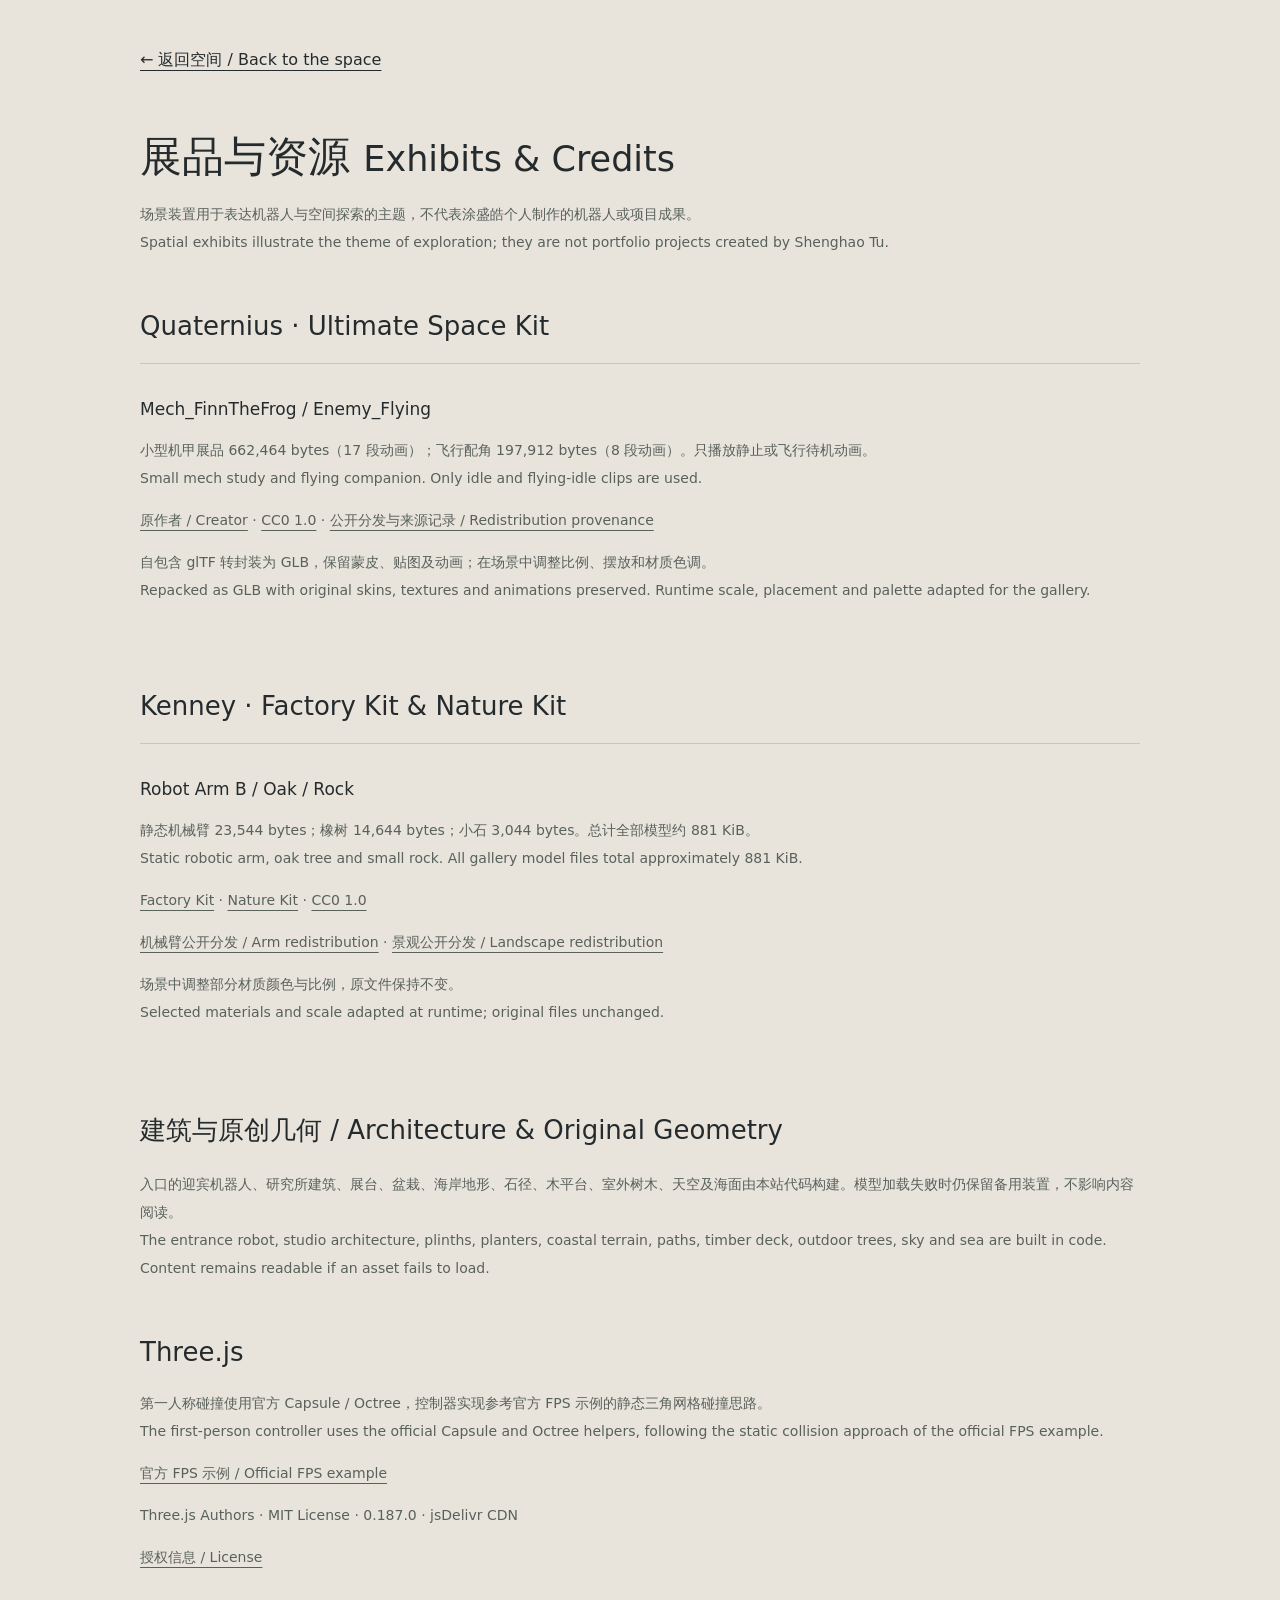
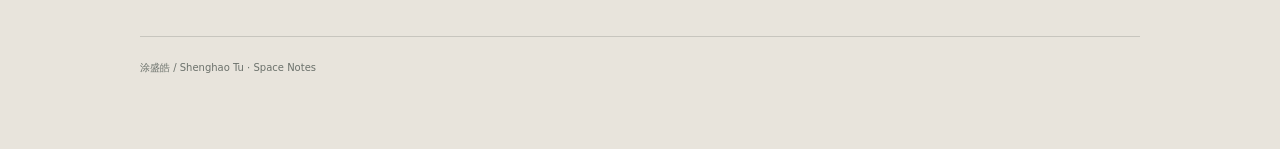
<file: credits.html>
<!doctype html>
<html lang="zh-CN"><head><meta charset="utf-8"><meta name="viewport" content="width=device-width,initial-scale=1"><title>展品与资源 · 涂盛皓</title><link rel="stylesheet" href="styles/gallery.css"></head>
<body><main class="text-content"><a href="./">← 返回空间 / Back to the space</a><h1>展品与资源 <small>Exhibits & Credits</small></h1>
<p>场景装置用于表达机器人与空间探索的主题，不代表涂盛皓个人制作的机器人或项目成果。<br>Spatial exhibits illustrate the theme of exploration; they are not portfolio projects created by Shenghao Tu.</p>
<h2>Quaternius · Ultimate Space Kit</h2><article><h3>Mech_FinnTheFrog / Enemy_Flying</h3><p>小型机甲展品 662,464 bytes（17 段动画）；飞行配角 197,912 bytes（8 段动画）。只播放静止或飞行待机动画。<br>Small mech study and flying companion. Only idle and flying-idle clips are used.</p><p><a href="https://quaternius.com/packs/ultimatespacekit.html">原作者 / Creator</a> · <a href="https://creativecommons.org/publicdomain/zero/1.0/">CC0 1.0</a> · <a href="https://github.com/danvanderboom/Aetherium/blob/main/samples/unity/Aphelion/ATTRIBUTIONS.md">公开分发与来源记录 / Redistribution provenance</a></p><p>自包含 glTF 转封装为 GLB，保留蒙皮、贴图及动画；在场景中调整比例、摆放和材质色调。<br>Repacked as GLB with original skins, textures and animations preserved. Runtime scale, placement and palette adapted for the gallery.</p></article>
<h2>Kenney · Factory Kit & Nature Kit</h2><article><h3>Robot Arm B / Oak / Rock</h3><p>静态机械臂 23,544 bytes；橡树 14,644 bytes；小石 3,044 bytes。总计全部模型约 881 KiB。<br>Static robotic arm, oak tree and small rock. All gallery model files total approximately 881 KiB.</p><p><a href="https://kenney.nl/assets/factory-kit">Factory Kit</a> · <a href="https://kenney.nl/assets/nature-kit">Nature Kit</a> · <a href="https://creativecommons.org/publicdomain/zero/1.0/">CC0 1.0</a></p><p><a href="https://models.codelove.in/models/factory-kit-robot-arm-b/">机械臂公开分发 / Arm redistribution</a> · <a href="https://github.com/syuhei176/ai-game-assets/tree/v1/models/environment">景观公开分发 / Landscape redistribution</a></p><p>场景中调整部分材质颜色与比例，原文件保持不变。<br>Selected materials and scale adapted at runtime; original files unchanged.</p></article>
<h2>建筑与原创几何 / Architecture & Original Geometry</h2><p>入口的迎宾机器人、研究所建筑、展台、盆栽、海岸地形、石径、木平台、室外树木、天空及海面由本站代码构建。模型加载失败时仍保留备用装置，不影响内容阅读。<br>The entrance robot, studio architecture, plinths, planters, coastal terrain, paths, timber deck, outdoor trees, sky and sea are built in code. Content remains readable if an asset fails to load.</p>
<h2>Three.js</h2><p>第一人称碰撞使用官方 Capsule / Octree，控制器实现参考官方 FPS 示例的静态三角网格碰撞思路。<br>The first-person controller uses the official Capsule and Octree helpers, following the static collision approach of the official FPS example.</p><p><a href="https://github.com/mrdoob/three.js/blob/dev/examples/games_fps.html">官方 FPS 示例 / Official FPS example</a></p><p>Three.js Authors · MIT License · 0.187.0 · jsDelivr CDN</p><p><a href="https://github.com/mrdoob/three.js/blob/dev/LICENSE">授权信息 / License</a></p><footer>涂盛皓 / Shenghao Tu · Space Notes</footer></main></body></html>
</file>
<file: styles/gallery.css>
:root{
  --paper:#e8e4dc;
  --ink:#252b2d;
  --muted:#6b716b;
  --green:#527c76;
  --line:rgba(37,43,45,.17);
  font-family:Inter,"PingFang SC","Microsoft YaHei",system-ui,sans-serif;
  color:var(--ink);
  background:var(--paper);
  font-synthesis:none}
*{
  box-sizing:border-box}
body{
  margin:0}
button,a{
  -webkit-tap-highlight-color:transparent}
button{
  font:inherit;
  color:inherit;
  cursor:pointer}
button:disabled{
  cursor:wait;
  opacity:.55}
button:focus-visible,a:focus-visible{
  outline:2px solid var(--green);
  outline-offset:5px}
a{
  color:inherit;
  text-underline-offset:5px}
button{
  border:0;
  background:transparent}
button[hidden],[hidden]{
  display:none!important}
.skip{
  position:fixed;
  top:-60px;
  left:20px;
  z-index:20;
  padding:12px;
  background:white}
.skip:focus{
  top:12px}
#world{
  position:fixed;
  inset:0;
  display:none}
#world canvas{
  display:block;
  width:100%;
  height:100%;
  touch-action:none}
.scene-ready #world{
  display:block}
.masthead{
  position:relative;
  z-index:3;
  display:flex;
  justify-content:space-between;
  align-items:center;
  padding:32px 4vw}
.identity{
  display:flex;
  gap:13px;
  align-items:center;
  text-decoration:none}
.brand-mark{
  display:grid;
  place-items:center;
  border:1px solid var(--ink);
  height:35px;
  width:35px;
  font-size:24px;
  line-height:1;
  font-weight:300}
.identity b{
  font-size:15px;
  letter-spacing:.16em;
  font-weight:500}
.identity small{
  display:block;
  font-size:8px;
  letter-spacing:.15em;
  margin-top:7px}
.header-actions{
  display:flex;
  align-items:center;
  gap:32px;
  font-size:12px}
.header-actions button{
  padding:10px 0;
  border-bottom:1px solid var(--ink)}
.header-actions button span{
  padding-left:20px}
.live{
  display:flex;
  gap:8px;
  align-items:center;
  font-size:11px}
.live i,.location i{
  width:5px;
  height:5px;
  border-radius:50%;
  background:var(--green)}
.welcome{
  position:relative;
  z-index:2;
  padding:clamp(44px,11vh,115px) 0 70px 7vw;
  max-width:730px;
  pointer-events:none}
.welcome>*{
  pointer-events:auto}
.eyebrow{
  font-size:9px;
  letter-spacing:.2em;
  font-family:ui-monospace,"SFMono-Regular",Consolas,monospace;
  color:var(--green);
  font-weight:500}
.welcome h1{
  font-family:"Songti SC","Noto Serif CJK SC","SimSun",serif;
  font-weight:400;
  font-size:clamp(36px,3.7vw,61px);
  line-height:1.47;
  letter-spacing:.045em;
  margin:26px 0 23px}
.welcome h1 span{
  color:var(--green)}
.welcome-copy{
  font-size:13px;
  line-height:2.1;
  color:#626a65}
.welcome-buttons{
  display:flex;
  gap:28px;
  align-items:center;
  margin-top:35px}
.primary{
  padding:17px 23px;
  background:var(--green);
  color:#fff;
  font-size:12px;
  min-width:170px;
  text-align:left;
  box-shadow:0 7px 20px #304b3b15}
.primary span{
  float:right;
  margin-left:30px}
.plain{
  font-size:12px}
.plain span{
  margin-left:15px}
.hint{
  font-size:10px;
  letter-spacing:.04em;
  color:var(--muted);
  margin-top:20px;
  line-height:1.8}
.space-caption{
  position:fixed;
  bottom:125px;
  left:7vw;
  display:none;
  gap:20px;
  align-items:center;
  font-size:8px;
  letter-spacing:.13em;
  line-height:1.9;
  color:#626a65;
  z-index:2}
.space-caption>span:first-child{
  font-family:monospace;
  font-size:12px;
  border-right:1px solid var(--line);
  padding-right:20px}
.scene-ready .space-caption{
  display:flex}
.zone-nav{
  position:relative;
  z-index:4;
  display:flex;
  margin:0 7vw;
  border-top:1px solid var(--line);
  padding:16px 0;
  justify-content:space-between;
  max-width:660px}
.zone-nav button{
  padding:9px 0;
  font-size:12px;
  transition:color .2s}
.zone-nav small{
  font-family:monospace;
  font-size:9px;
  margin-right:15px;
  color:var(--green)}
.zone-nav button:hover,.zone-nav button.active{
  color:var(--green)}
.scene-ready .zone-nav{
  position:fixed;
  bottom:23px;
  left:7vw;
  right:7vw;
  margin:0;
  max-width:none}
.scene-ready:not(.reading){
  height:100dvh;
  overflow:hidden}
.scene-ready:not(.reading) .text-content{
  display:none}
.scene-ready .welcome{
  transition:opacity .3s}
.scene-ready:not(.roaming):not(.reading)::after{
  content:"";
  position:fixed;
  inset:0;
  pointer-events:none;
  background:linear-gradient(90deg,#e8e4dcf2 0%,#e8e4dcd9 27%,#e8e4dc80 44%,transparent 65%);
  z-index:1}
.roaming .welcome,.roaming .space-caption{
  display:none}
.roaming .masthead{
  pointer-events:none}
.roaming .header-actions{
  pointer-events:auto}
.roaming .zone-nav{
  left:27%;
  right:27%;
  bottom:18px;
  padding:7px 20px;
  border:1px solid #fff8;
  border-radius:2px;
  background:#f4f1e9df;
  backdrop-filter:blur(12px)}
.roaming .zone-nav small{
  margin-right:8px}
.location{
  position:fixed;
  top:113px;
  left:4vw;
  z-index:3;
  display:flex;
  align-items:center;
  gap:9px;
  font-size:11px}
.location small{
  position:absolute;
  top:26px;
  left:14px;
  white-space:nowrap;
  font-size:9px;
  color:var(--muted)}
.reticle{
  position:fixed;
  top:50%;
  left:50%;
  height:4px;
  width:4px;
  background:#fff9;
  border:1px solid #30494099;
  border-radius:50%;
  pointer-events:none;
  z-index:2}
.round-button{
  position:fixed;
  right:4vw;
  top:119px;
  width:35px;
  height:35px;
  background:#f4f1e9dc;
  border:1px solid var(--line);
  z-index:4}
.nearby{
  position:fixed;
  bottom:115px;
  left:50%;
  transform:translateX(-50%);
  padding:14px 18px;
  display:flex;
  gap:18px;
  align-items:center;
  font-size:12px;
  background:#faf8f1eb;
  box-shadow:0 8px 30px #25322b12;
  z-index:4;
  white-space:nowrap}
.key{
  border:1px solid var(--line);
  padding:3px 6px;
  font:10px monospace}
.minimap{
  position:fixed;
  bottom:105px;
  right:4vw;
  width:128px;
  z-index:2;
  padding:11px;
  background:#f5f2e8ce;
  border:1px solid #fff8}
.minimap>span{
  font:7px monospace;
  letter-spacing:.15em}
.minimap svg{
  width:100%;
  margin-top:6px}
.minimap rect{
  fill:none;
  stroke:#9aa69e;
  stroke-width:1}
.minimap .garden-map{
  fill:#bec6ad;
  stroke:none}
.minimap text{
  font:8px monospace;
  fill:#6e7d71}
.minimap circle,.minimap path{
  fill:var(--green)}
.resume{
  position:fixed;
  inset:0;
  z-index:2;
  display:flex;
  flex-direction:column;
  align-items:center;
  justify-content:center;
  gap:15px;
  pointer-events:none;
  background:#e8e4dc35;
  backdrop-filter:blur(3px)}
.resume button{
  pointer-events:auto}
.resume>span{
  font-size:10px}
.text-content{
  position:relative;
  z-index:5;
  background:var(--paper);
  padding:50px max(7vw,calc((100vw - 1000px)/2));
  min-height:100vh}
.text-toolbar{
  display:flex;
  justify-content:space-between;
  align-items:center;
  border-bottom:1px solid var(--line);
  padding:0 0 24px}
.text-toolbar button{
  font-size:12px}
.text-content h1{
  font-size:42px;
  font-weight:400;
  margin:58px 0 15px}
.text-content h2{
  font-size:26px;
  font-weight:400;
  margin:55px 0 22px}
.text-content h3{
  font-size:17px;
  font-weight:500}
.text-content p,.text-content li{
  font-size:14px;
  line-height:2;
  color:#59615b}
.text-content article{
  padding:18px 0;
  border-top:1px solid var(--line)}
.text-content .tag-row{
  margin-top:12px}
.tag-row{
  display:flex;
  flex-wrap:wrap;
  gap:7px}
.tag-row span{
  font:10px ui-monospace,monospace;
  padding:5px 8px;
  border:1px solid var(--line);
  color:#5e746e}
.item-status{
  font-size:10px;
  color:var(--green)}
.content-link{
  display:block;
  padding:14px 0;
  border-top:1px solid var(--line);
  text-decoration:none}
.content-link small{
  display:block;
  color:var(--green);
  font:9px monospace;
  margin-bottom:7px}
.empty{
  padding:20px 0;
  color:var(--muted);
  line-height:1.9}
.empty small{
  display:block;
  font-size:11px}
footer{
  margin-top:65px;
  border-top:1px solid var(--line);
  padding:24px 0;
  display:flex;
  justify-content:space-between;
  font-size:10px;
  color:var(--muted)}
.reading{
  overflow:auto!important;
  height:auto!important}
.reading #world{
  visibility:hidden}
.reading .welcome,.reading .space-caption,.reading .zone-nav,.reading #roam-hud,.reading .minimap,.reading .resume{
  display:none!important}
.reading .masthead{
  background:var(--paper)}
dialog{
  position:fixed;
  margin:auto 4vw auto auto;
  max-height:calc(100dvh - 80px);
  width:min(510px,calc(100vw - 32px));
  padding:30px;
  background:#f7f4ed;
  color:var(--ink);
  border:1px solid #fff;
  border-radius:2px;
  box-shadow:0 24px 120px #27362d33;
  overscroll-behavior:contain}
dialog::backdrop{
  background:#263c3033;
  backdrop-filter:blur(5px)}
.reader-top{
  display:flex;
  justify-content:space-between;
  align-items:center;
  border-bottom:1px solid var(--line);
  padding-bottom:17px}
.reader-top button{
  font-size:18px;
  padding:4px 8px}
dialog h2{
  font-size:31px;
  font-weight:400;
  margin:29px 0 20px}
dialog h3{
  font-weight:500;
  font-size:16px}
dialog p{
  font-size:13px;
  line-height:1.95;
  color:#5c655e}
dialog article{
  padding:14px 0;
  border-top:1px solid var(--line)}
.reader-bottom{
  display:flex;
  justify-content:space-between;
  border-top:1px solid var(--line);
  margin-top:25px;
  padding-top:18px;
  font:8px monospace;
  color:#718177}
.reader-bottom span{
  font-family:inherit}
.touch-controls{
  display:none}
.scene-ready .masthead,.scene-ready .zone-nav{
  animation:appear .7s ease}
@keyframes appear{
  from{
  opacity:0}
to{
  opacity:1}
}
@media(min-width:1000px){
  .reading .text-content{
  padding-top:12px}
}
@media(pointer:coarse){
  .touch-controls{
  display:block}
.location small{
  display:none}
#joystick{
  position:fixed;
  bottom:126px;
  left:28px;
  width:108px;
  height:108px;
  border:1px solid #385d4c55;
  border-radius:50%;
  background:#eeeae255;
  touch-action:none;
  pointer-events:auto}
#stick{
  position:absolute;
  width:42px;
  height:42px;
  top:32px;
  left:32px;
  border-radius:50%;
  background:#527c7666;
  border:1px solid #527c7688;
  pointer-events:none}
#joystick i{
  position:absolute;
  top:115px;
  left:40px;
  font-style:normal;
  font-size:9px;
  color:#5b6e61;
  pointer-events:none}
.look-hint{
  position:fixed;
  right:27px;
  bottom:145px;
  font-size:9px;
  color:#5b6e61}
.minimap{
  bottom:210px;
  width:85px}
.nearby{
  bottom:280px}
.reticle{
  height:6px;
  width:6px}
}
@media(max-width:700px){
  .masthead{
  padding:23px 22px}
.identity small{
  font-size:6px;
  letter-spacing:.1em}
.identity b{
  font-size:13px}
.brand-mark{
  height:30px;
  width:30px;
  font-size:21px}
.header-actions{
  gap:15px;
  font-size:11px}
.live{
  display:none}
.header-actions button span{
  padding-left:10px}
.welcome{
  padding:42px 24px 40px}
.welcome h1{
  font-size:35px;
  line-height:1.55;
  margin-top:20px}
.welcome-copy{
  font-size:12px}
.eyebrow{
  font-size:8px}
.welcome-buttons{
  gap:23px;
  margin-top:24px}
.primary{
  padding:15px 18px;
  min-width:150px}
.welcome .hint{
  max-width:240px}
.scene-ready:not(.roaming):not(.reading)::after{
  background:linear-gradient(180deg,#e8e4dcfa 0%,#e8e4dce8 26%,#e8e4dc66 56%,transparent 77%)}
.space-caption{
  left:24px;
  bottom:115px;
  font-size:7px}
.scene-ready .zone-nav{
  left:23px;
  right:23px;
  bottom:18px;
  gap:8px}
.zone-nav button{
  font-size:11px}
.zone-nav small{
  display:block;
  margin:0 0 7px}
.roaming .zone-nav{
  left:18px;
  right:18px;
  padding:10px 17px}
.roaming .zone-nav small{
  display:inline;
  margin-right:5px;
  font-size:8px}
.location{
  top:97px;
  left:24px}
.round-button{
  top:91px;
  right:22px}
.text-content{
  padding:25px 24px}
.text-content h1{
  font-size:34px}
.text-toolbar button{
  font-size:11px}
dialog{
  margin:auto;
  padding:23px;
  max-height:calc(100dvh - 40px)}
dialog h2{
  font-size:26px}
.minimap{
  right:22px}
}
@media(prefers-reduced-motion:reduce){
  *{
  animation:none!important;
  transition:none!important}
}


.space-caption { pointer-events: none; }
@media (max-height: 740px) {
 .welcome { padding-top: 20px; }
 .welcome h1 { margin-top: 16px; margin-bottom: 14px; }
 .welcome-buttons { margin-top: 20px; }
 .space-caption { display: none !important; }
 .welcome .hint { margin-top: 12px; }
}
.language-toggle { display: flex; align-items: center; gap: 7px; border-bottom: 0 !important; font: 10px ui-monospace, monospace; padding: 7px !important; }
.header-actions .language-toggle span { padding: 0; color: #8b918a; }
.header-actions .language-toggle span.selected { color: var(--green); }
.language-toggle i { font-style: normal; color: #a8aea3; }
html[lang=en] .welcome h1 { font-family: Georgia, 'Times New Roman', serif; font-size: clamp(32px, 3.3vw, 53px); line-height: 1.3; letter-spacing: -.035em; }
html[lang=en] .welcome { max-width: 780px; }
html[lang=en] .roaming .zone-nav { left: 23%; right: 23%; }
@media (max-width: 700px) { .header-actions { gap: 10px; } html[lang=en] .welcome h1 { font-size: 32px; } html[lang=en] .roaming .zone-nav { left: 16px; right: 16px; } html[lang=en] .roaming .zone-nav small { display: block; margin-bottom: 4px; } }
.reader-actions { display: flex; align-items: center; gap: 12px; }
.reader-top .language-toggle { font-size: 10px; }
.language-toggle span { color: #8b918a; }
.language-toggle span.selected { color: var(--green); }
/* Pausing keeps the exhibit visible; the resume action stays off the centre. */
.resume { inset: auto; left: 4vw; bottom: 106px; align-items: flex-start; justify-content: flex-start; background: transparent; backdrop-filter: none; gap: 9px; }
.resume > span { font-size: 9px; }
@media (max-width: 700px) { .resume { left: 22px; bottom: 360px; } }
.roaming .masthead { background: linear-gradient(180deg, #e8e4dcf2, #e8e4dca6 68%, transparent); }
/* Coastal world: quiet controls, with the landscape allowed to fill the screen. */
.home-button { top: 163px; font-size: 20px; }
.jump-button { position: fixed; bottom: 148px; right: 28px; width: 56px; height: 56px; border: 1px solid #527c7666; border-radius: 50%; background: #f3f0e3b8; display: grid; place-content: center; gap: 1px; touch-action: none; }
.jump-button > span { font-size: 20px; line-height: 1; }
.jump-button small { font-size: 8px; }
.jump-button:disabled { cursor: default; opacity: .35; }
#joystick.running { border-color: #527c76; background: #527c7628; }
.minimap .island-map { fill: #d3d5bf; stroke: #a4b5a8; stroke-width: .8; }
.minimap .trail-map { fill: none; stroke: #f1ebd6; stroke-width: 2; }
.minimap .studio-map { fill: #f8f4e8; stroke: #6c8479; }
.minimap .deck-map { fill: #a99d7d; stroke: none; }
.minimap #map-player path { fill: var(--green); stroke: none; }
@media (pointer: coarse) { .minimap { display: none !important; } .look-hint { bottom: 113px; } }
@media (max-width: 700px) { .home-button { top: 135px; right: 22px; } .scene-ready:not(.roaming):not(.reading)::after { background: linear-gradient(180deg,#e8e4dcf5 0%,#e8e4dce8 22%,#e8e4dc66 49%,transparent 68%); } }
</file>
